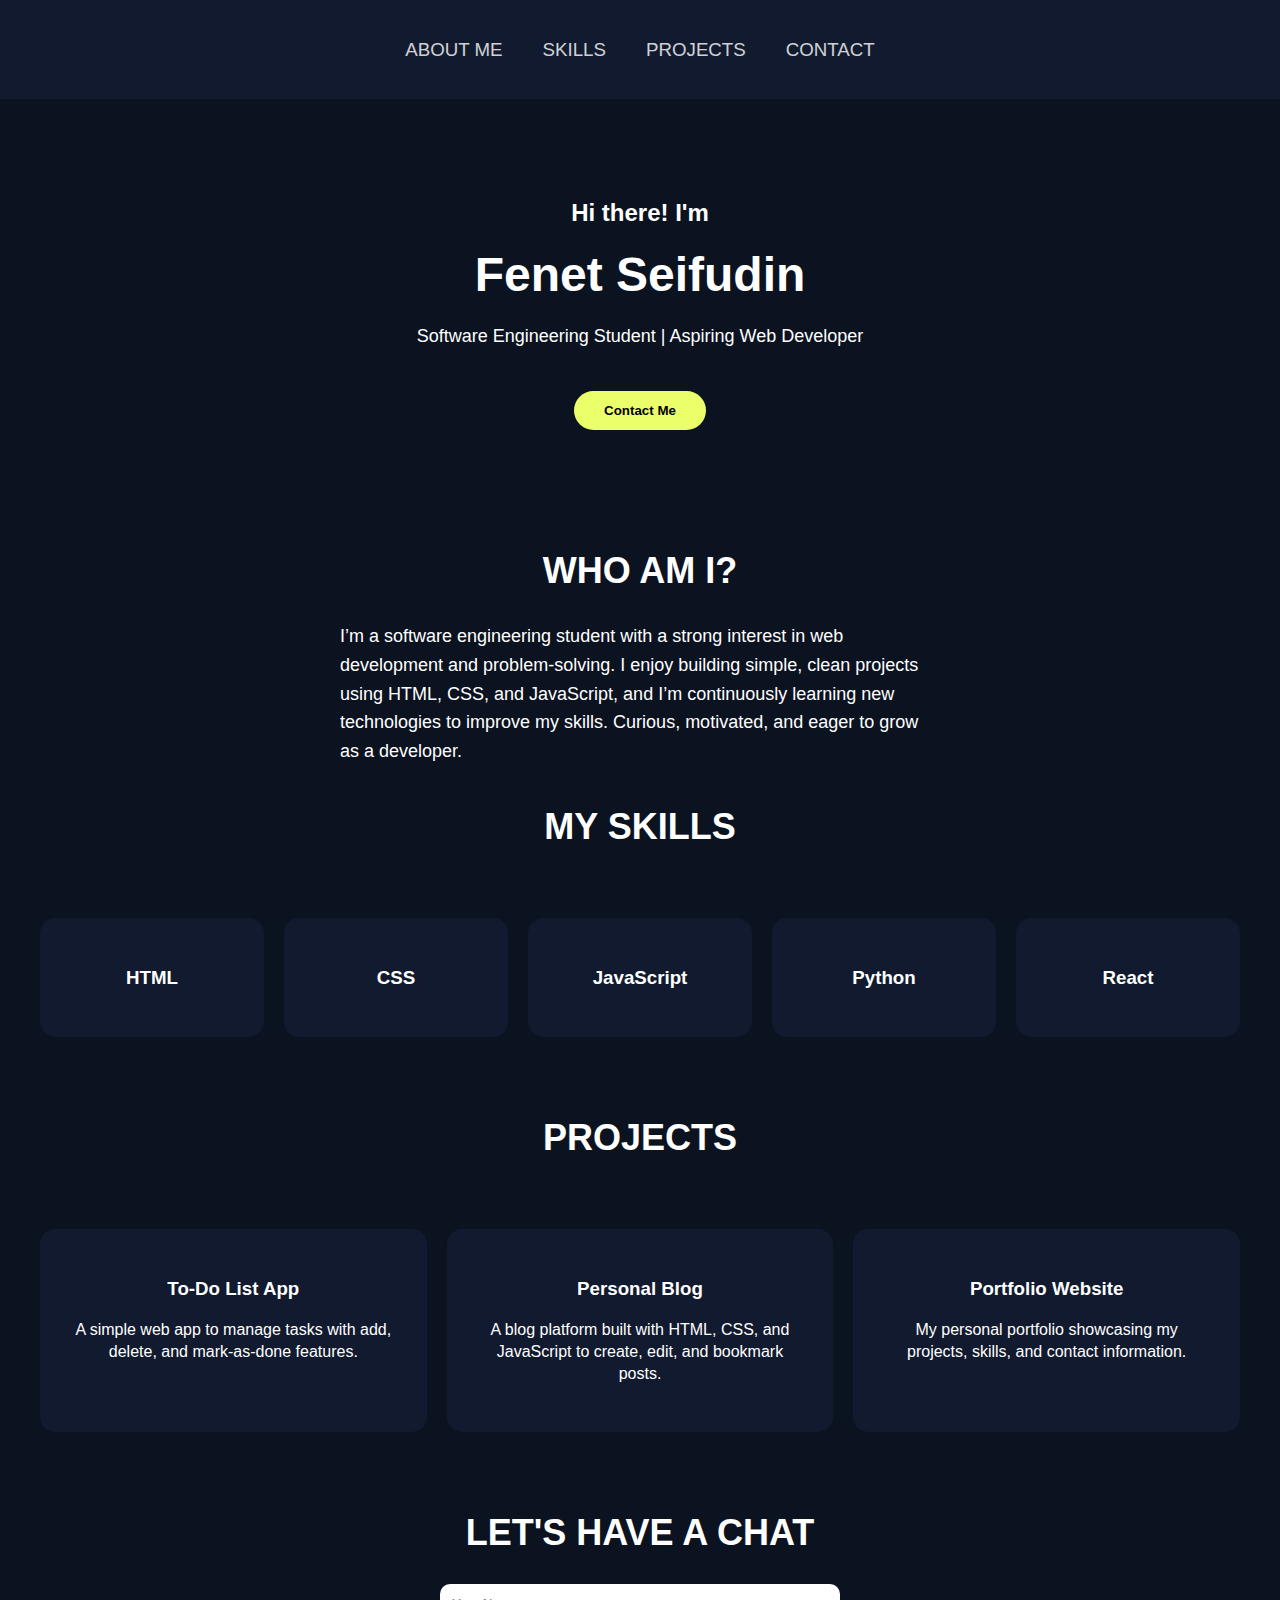
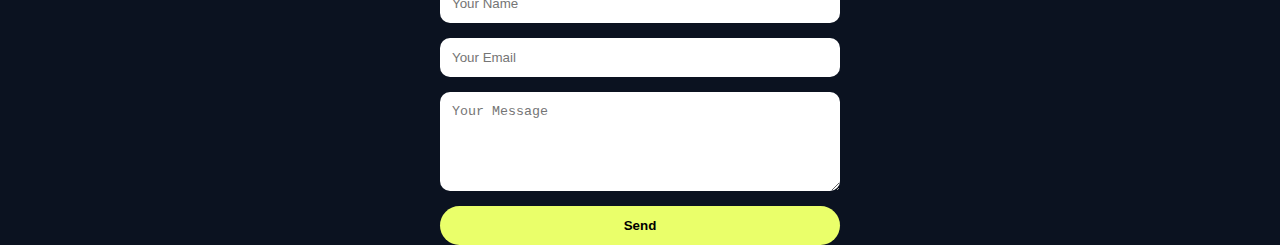
<file: index.html>
<!DOCTYPE html>
<html lang="en">
<head>
  <meta charset="UTF-8">
  <meta name="viewport" content="width=device-width, initial-scale=1.0">
  <title>Fenet Seifudin Portfolio</title>
  <link rel="stylesheet" href="styles.css">
</head>
<body>

  <nav class="navbar">
    <h3 data-target="about">ABOUT ME</h3>
    <h3 data-target="skills">SKILLS</h3>
    <h3 data-target="projects">PROJECTS</h3>
    <h3 data-target="contact">CONTACT</h3>
  </nav>

  <section class="hero fade-in">
    <h2>Hi there! I'm</h2>
    <h1>Fenet Seifudin</h1>
    <p>Software Engineering Student | Aspiring Web Developer</p>
    <button id="contactBtn">Contact Me</button>
  </section>

  <section id="about" class="about fade-in">
    <h2>WHO AM I?</h2>
    <p>
      I’m a software engineering student with a strong interest in web development and problem-solving. 
      I enjoy building simple, clean projects using HTML, CSS, and JavaScript, and I’m continuously learning 
      new technologies to improve my skills. Curious, motivated, and eager to grow as a developer.
    </p>
  </section>

  <section id="skills" class="skills fade-in">
    <h2>MY SKILLS</h2>
    <div class="skill-cards">
      <div class="skill-card"><h3>HTML</h3></div>
      <div class="skill-card"><h3>CSS</h3></div>
      <div class="skill-card"><h3>JavaScript</h3></div>
      <div class="skill-card"><h3>Python</h3></div>
      <div class="skill-card"><h3>React</h3></div>
    </div>
  </section>

  <section id="projects" class="projects fade-in">
    <h2>PROJECTS</h2>
    <div class="project-cards">
      <div class="project-card">
        <h3>To-Do List App</h3>
        <p>A simple web app to manage tasks with add, delete, and mark-as-done features.</p>
      </div>
      <div class="project-card">
        <h3>Personal Blog</h3>
        <p>A blog platform built with HTML, CSS, and JavaScript to create, edit, and bookmark posts.</p>
      </div>
      <div class="project-card">
        <h3>Portfolio Website</h3>
        <p>My personal portfolio showcasing my projects, skills, and contact information.</p>
      </div>
    </div>
  </section>

  <section id="contact" class="contact fade-in">
    <h2>LET'S HAVE A CHAT</h2>
    <form class="contact-form">
      <input type="text" placeholder="Your Name" required>
      <input type="email" placeholder="Your Email" required>
      <textarea placeholder="Your Message" rows="5" required></textarea>
      <button type="submit">Send</button>
    </form>
  </section>    

  <script>
    
    const navItems = document.querySelectorAll(".navbar h3");

    navItems.forEach(item => {
      item.addEventListener("click", () => {
        const targetId = item.getAttribute("data-target");
        const targetSection = document.getElementById(targetId);
        if (targetSection) {
          targetSection.scrollIntoView({ behavior: "smooth" });
        }
      });
    });

    
    const sections = document.querySelectorAll("section");

    window.addEventListener("scroll", () => {
      let currentSection = "";
      sections.forEach(section => {
        const sectionTop = section.offsetTop - 120;
        if (window.scrollY >= sectionTop) {
          currentSection = section.getAttribute("id");
        }
      });

      navItems.forEach(item => {
        item.classList.remove("active");
        if (item.getAttribute("data-target") === currentSection) {
          item.classList.add("active");
        }
      });
    });

    const contactBtn = document.getElementById("contactBtn");
    const contactForm = document.querySelector(".contact-form");

    if (contactBtn && contactForm) {
      contactBtn.addEventListener("click", () => {
        contactForm.scrollIntoView({ behavior: "smooth" });
        contactForm.classList.add("highlight");
        setTimeout(() => contactForm.classList.remove("highlight"), 1500);
      });
    }

   
    const fadeElements = document.querySelectorAll(".fade-in");

    function handleFadeIn() {
      fadeElements.forEach(el => {
        const rect = el.getBoundingClientRect();
        if (rect.top < window.innerHeight - 100) {
          el.classList.add("show");
        }
      });
    }

    window.addEventListener("scroll", handleFadeIn);
    window.addEventListener("load", handleFadeIn);

   
    if (contactForm) {
      contactForm.addEventListener("submit", e => {
        e.preventDefault();

        const name = contactForm.querySelector("input[type='text']").value.trim();
        const email = contactForm.querySelector("input[type='email']").value.trim();
        const message = contactForm.querySelector("textarea").value.trim();

        if (!name || !email || !message) {
          alert("Please fill in all fields!");
          return;
        }

        alert("Message sent successfully 🚀");
        contactForm.reset();
      });
    }

    const buttons = document.querySelectorAll("button");

    buttons.forEach(btn => {
      btn.addEventListener("mouseenter", () => btn.style.transform = "scale(1.05)");
      btn.addEventListener("mouseleave", () => btn.style.transform = "scale(1)");
    });
  </script>

</body>
</html>
</file>
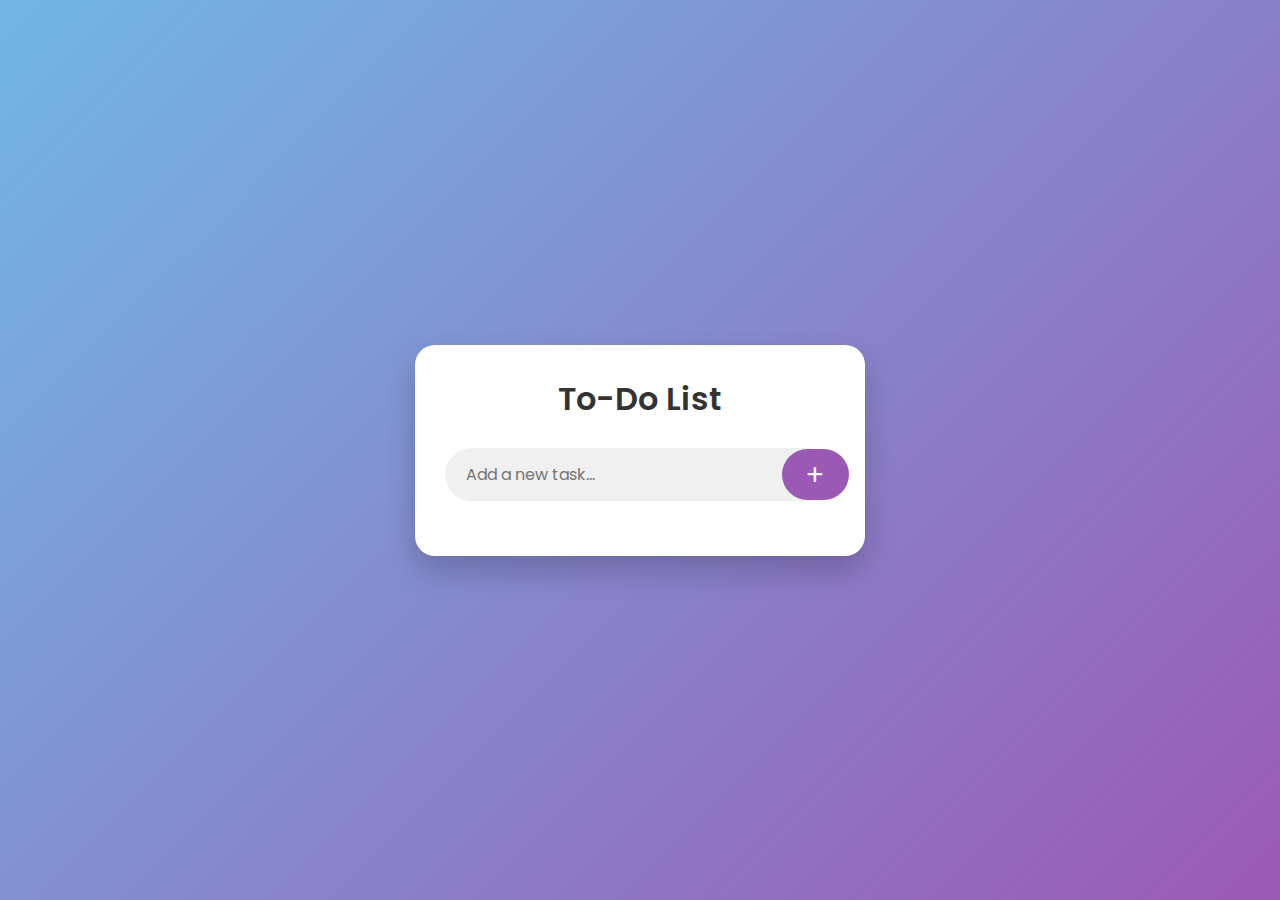
<file: todolist2/index.html>
<!DOCTYPE html>
<html lang="en">
<head>
    <meta charset="UTF-8">
    <meta name="viewport" content="width=device-width, initial-scale=1.0">
    <title>to-do list App</title>
    <link rel="stylesheet" href="style.css">
    <link rel="stylesheet" href="https://cdnjs.cloudflare.com/ajax/libs/font-awesome/6.7.2/css/all.min.css" integrity="sha512-Evv84Mr4kqVGRNSgIGL/F/aIDqQb7xQ2vcrdIwxfjThSH8CSR7PBEakCr51Ck+w+/U6swU2Im1vVX0SVk9ABhg==" crossorigin="anonymous" referrerpolicy="no-referrer" />
    
</head>
<body>
 <div class="container">
    <div class="todo-app">
            <h1>To-Do List</h1>
            
        
        <form class="input-area">
            <input type="text" id="task-input" placeholder="Add a new task...">
            <button type="submit" id="add-task-btn"><i class="fa-solid fa-plus"></i></button>
        </form>
        <div class="todos-container">
            <ul id="task-list"></ul>

        </div>
    </div>
 </div>
</body>
 <script src="main.js"></script>  
</html>
</file>
<file: styles.css>
@media (max-width: 768px) {
  .hero {
    padding: 60px 16px;
  }

  .hero h1 {
    font-size: 36px;
  }

  .hero p {
    font-size: 16px;
    max-width: 90%;
  }

  .navbar {
    flex-wrap: wrap;
    gap: 20px;
  }
}

@media (max-width: 480px) {
  .hero {
    padding: 40px 10px;
  }

  .hero h1 {
    font-size: 28px;
  }

  .hero h2 {
    font-size: 20px;
  }

  .hero p {
    font-size: 14px;
  }

  .hero button {
    padding: 10px 25px;
    font-size: 14px;
  }

  .skill-cards,
  .project-cards {
    padding: 20px;
  }

  .skill-card,
  .project-card {
    padding: 20px;
  }
}

body {
  margin: 0;
  font-family: Arial, sans-serif;
  background: #0b1220;
  color: #ffffff;
}

.navbar {
  display: flex;
  justify-content: center;
  gap: 40px;
  padding: 20px;
  background: #111a2e;
}

.navbar h3 {
  cursor: pointer;
  font-weight: 500;
  opacity: 0.8;
}

.navbar h3:hover {
  opacity: 1;
}

.hero {
  text-align: center;
  padding: 80px 20px;
}

.hero h1 {
  font-size: 48px;
  margin: 10px 0;
}

.hero p {
  font-size: 18px;
  line-height: 1.6;
  max-width: 600px;
  margin: 20px auto;
}

.hero button {
  margin-top: 20px;
  padding: 12px 30px;
  border-radius: 30px;
  border: none;
  background: #eaff6a;
  font-weight: bold;
  cursor: pointer;
}

.about h2,
.skills h2,
.projects h2,
.contact h2 {
  text-align: center;
  font-size: 36px;
  margin-top: 40px;
}

.about p {
  max-width: 600px;
  margin: 20px auto;
  font-size: 18px;
  line-height: 1.6;
}

.skill-cards {
  display: grid;
  grid-template-columns: repeat(auto-fit, minmax(120px, 1fr));
  gap: 20px;
  padding: 40px;
}

.skill-card {
  background: #111a2e;
  padding: 30px;
  border-radius: 15px;
  text-align: center;
}

.projects .project-cards {
  display: grid;
  grid-template-columns: repeat(auto-fit, minmax(250px, 1fr));
  gap: 20px;
  padding: 40px;
}

.project-card {
  background: #111a2e;
  padding: 30px;
  border-radius: 15px;
  text-align: center;
}

.project-card p {
  font-size: 16px;
  margin-top: 10px;
  line-height: 1.4;
}

.contact form {
  max-width: 400px;
  margin: auto;
  display: flex;
  flex-direction: column;
  gap: 15px;
}

.contact input,
.contact textarea {
  padding: 12px;
  border-radius: 10px;
  border: none;
}

.contact button {
  padding: 12px;
  border-radius: 30px;
  border: none;
  background: #eaff6a;
  font-weight: bold;
  cursor: pointer;
}
</file>
<file: todolist2/style.css>
@import url("https://fonts.googleapis.com/css2?family=Poppins:wght@300;400;600&display=swap");

* {
  margin: 0;
  padding: 0;
  box-sizing: border-box;
  font-family: "Poppins", sans-serif;
}

body {
  background: linear-gradient(135deg, #71b7e6, #9b59b6);
  min-height: 100vh;
  display: flex;
  justify-content: center;
  align-items: center;
  padding: 20px;
}

.container {
  width: 100%;
  max-width: 450px;
  background: #fff;
  padding: 30px;
  border-radius: 20px;
  box-shadow: 0 15px 30px rgba(0, 0, 0, 0.2);
}

.todo-app h1 {
  color: #333;
  display: flex;
  align-items: center;
  justify-content: center;
  margin-bottom: 25px;
  font-weight: 600;
}

.input-area {
  display: flex;
  background: #f0f0f0;
  border-radius: 30px;
  padding-left: 20px;
  margin-bottom: 25px;
  transition: 0.3s;
  border: 1px solid transparent;
}

.input-area:focus-within {
  border-color: #9b59b6;
  background: #fff;
  box-shadow: 0 0 8px rgba(155, 89, 182, 0.2);
}

#task-input {
  flex: 1;
  border: none;
  outline: none;
  background: transparent;
  padding: 12px 0;
  font-size: 16px;
  color: #333;
}

#add-task-btn {
  border: none;
  outline: none;
  padding: 12px 25px;
  background: #9b59b6;
  color: #fff;
  font-size: 18px;
  cursor: pointer;
  border-radius: 30px;
  transition: background 0.3s;
}

#add-task-btn:hover {
  background: #8e44ad;
}

ul {
  list-style: none;
}

ul li {
  font-size: 16px;
  padding: 12px 15px;
  background: #f9f9f9;
  margin-bottom: 10px;
  border-radius: 10px;
  display: flex;
  align-items: center;
  justify-content: space-between;
  transition: 0.2s;
  border-left: 5px solid #9b59b6;
}

ul li:hover {
  transform: translateX(5px);
  background: #f1f1f1;
}

ul li.completed span {
  text-decoration: line-through;
  color: #888;
  background: #eee;
  border-left-color: #bdc3c7;
}
.delete-btn {
  color: #e74c3c;
  cursor: pointer;
  padding: 5px;
  transition: 0.2s;
  border: none;
}

.delete-btn:hover {
  color: #c0392b;
}
@media (max-width: 500px) {
  .container {
    padding: 20px;
  }
  #add-task-btn {
    padding: 10px 15px;
    font-size: 16px;
  }
  ul li {
    font-size: 14px;
    padding: 10px 12px;
  }
}
</file>
